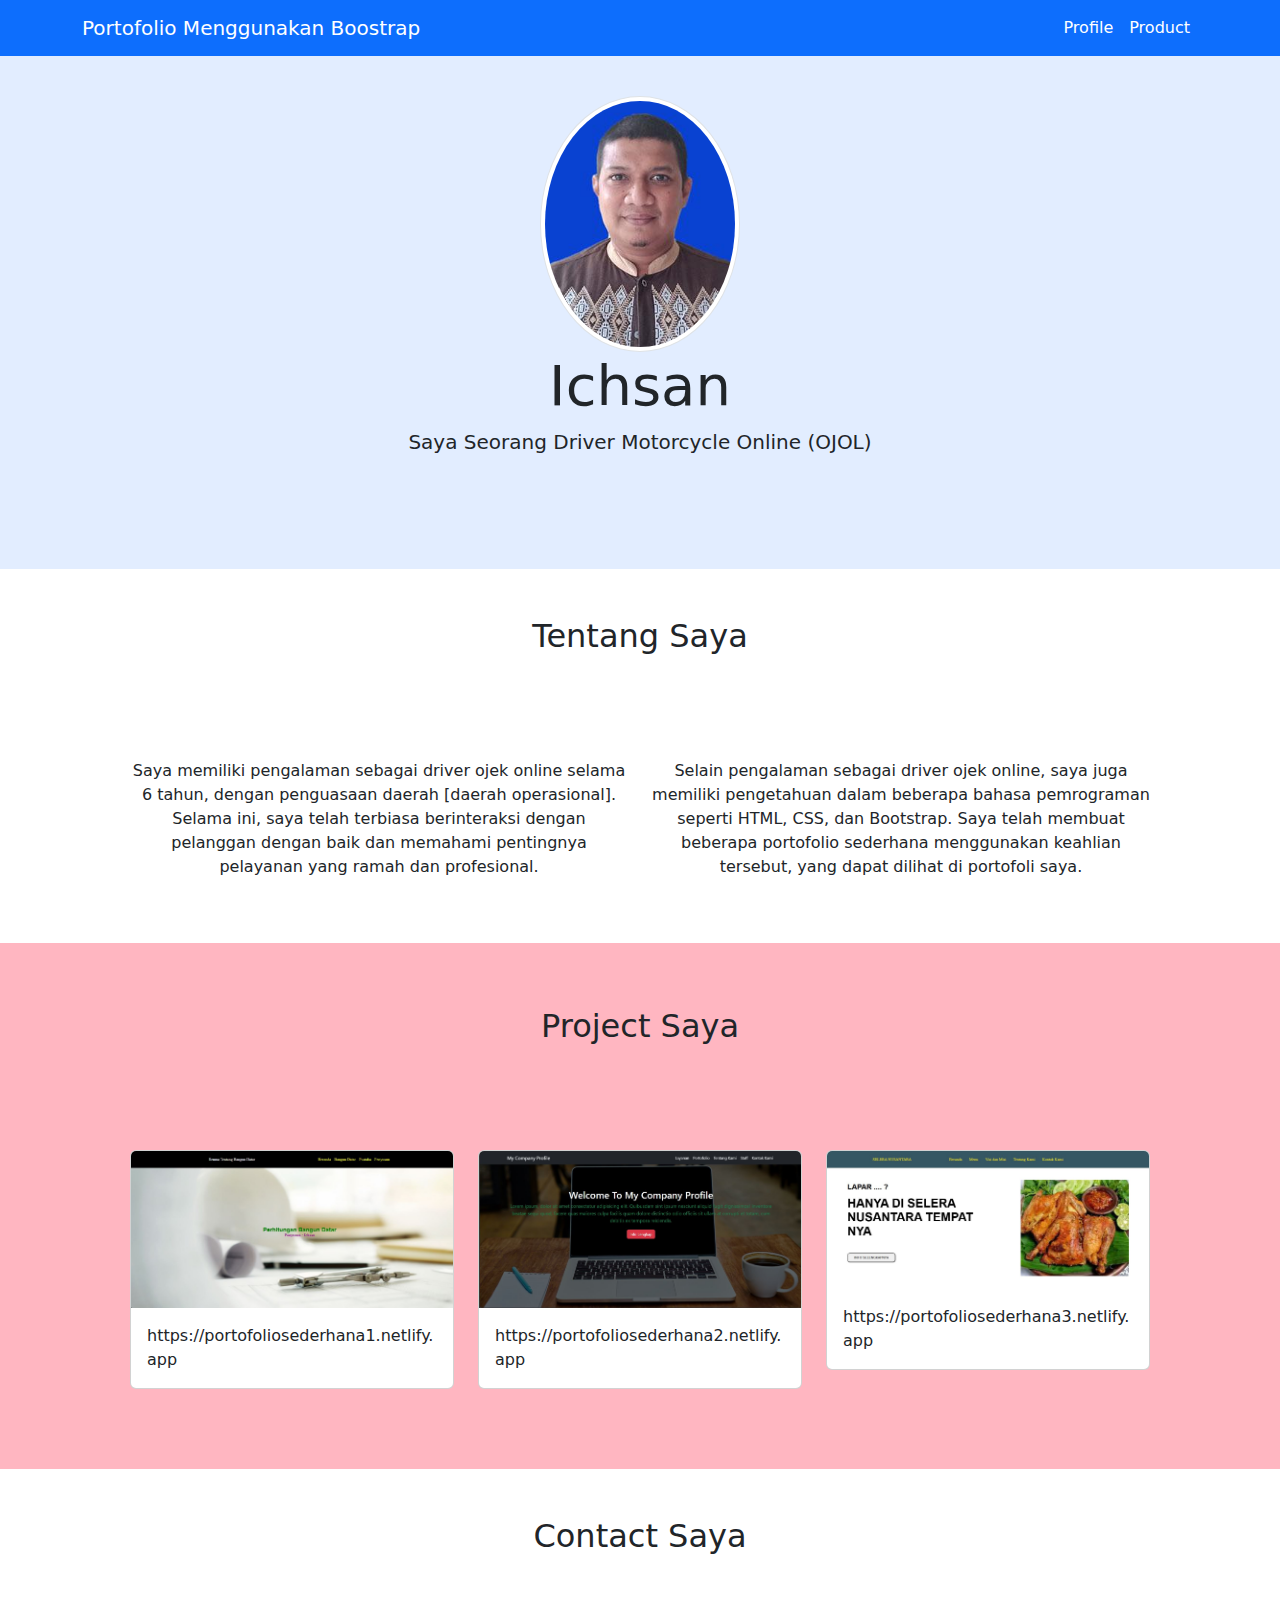
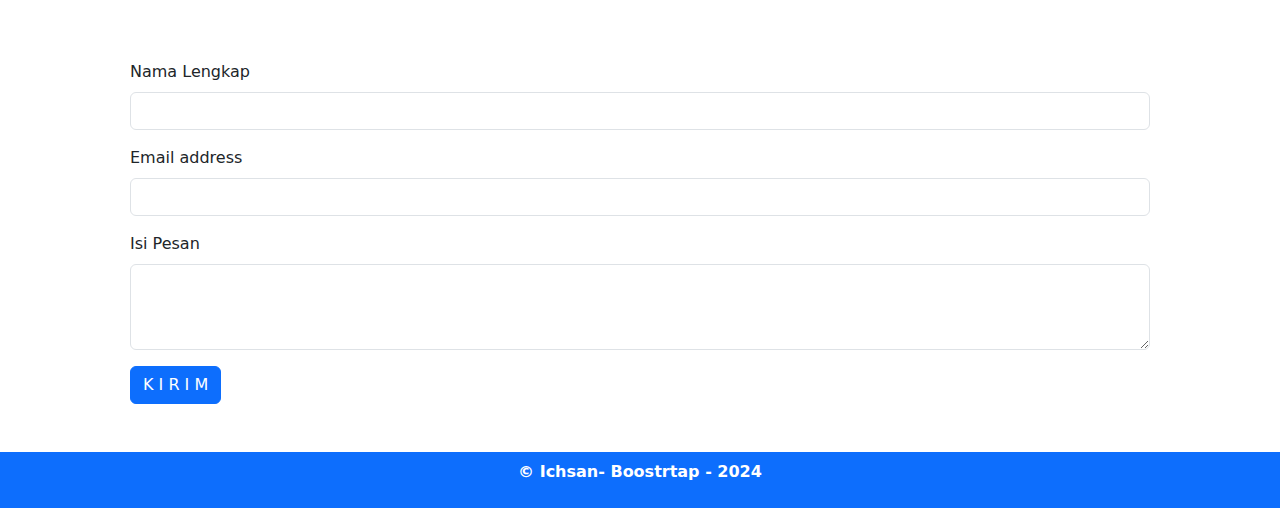
<file: sinau/Tugas_pertemuan_lima/index.html>
<!DOCTYPE html>
<html lang="en">
<head>
    <meta charset="UTF-8">
    <meta name="viewport" content="width=device-width, initial-scale=1.0">
    <title>Portofolio Boostrap</title>
    <link rel="stylesheet" href="bootstrap-5.3.3-dist/css/bootstrap.min.css">
    <link rel="stylesheet" href="style.css">
</head>
<body>
    
    <!-- NAVBAR-->
    <nav class="navbar navbar-expand-lg navbar-dark bg-primary fixed-top">
        <div class="container">
          <a class="navbar-brand" href="#">Portofolio Menggunakan Boostrap</a>
          <button class="navbar-toggler" type="button" data-bs-toggle="collapse" data-bs-target="#navbarNav" aria-controls="navbarNav" aria-expanded="false" aria-label="Toggle navigation">
            <span class="navbar-toggler-icon"></span>
          </button>
          <div class="collapse navbar-collapse" id="navbarNav">
            <ul class="navbar-nav ms-auto">
              <li class="nav-item">
                <a class="nav-link active" aria-current="page" href="#">Profile</a>
              </li>
              <li class="nav-item">
                <a class="nav-link active" aria-current="page" href="https://sukamahofficial.netlify.app">Product</a>
              </li>
            </ul>
          </div>
        </div>
      </nav>
      <!-- Akhir Navbar-->

      <!-- jumbotron -->

      <section class="jumbotron text-center">
        <img src="./img/my pic.jpeg" alt="Foto Ichsan" class="rounded-circle img-thumbnail">
        <h1 class="display-4">Ichsan</h1>
        <p class="lead">Saya Seorang Driver Motorcycle Online (OJOL)</p>
      </section>

      <!-- akhir jumbotron-->

      <!-- About-->

      <section id="about">
        <div class="container">
          <div class="row text-center">
            <div class="col">
              <h2>Tentang Saya</h2>
            </div>
          </div>
          <div class="row">
            <div class="col-md text-center">
              <p>Saya memiliki pengalaman sebagai driver ojek online selama 6 tahun, dengan penguasaan daerah [daerah operasional]. Selama ini, saya telah terbiasa berinteraksi dengan pelanggan
                 dengan baik dan memahami pentingnya pelayanan yang ramah dan profesional.</p>
            </div>
            <div class="col-md text-center">
              <p>Selain pengalaman sebagai driver ojek online, saya juga memiliki pengetahuan dalam beberapa bahasa pemrograman
                 seperti HTML, CSS, dan Bootstrap. Saya telah membuat beberapa portofolio 
                 sederhana menggunakan keahlian tersebut, yang dapat dilihat di portofoli saya.</p>
            </div>
          </div>
        </div>
      </section>


      <!-- Akhir about-->

      <!-- Project-->

      <section id="project">
        <div class="container">
          <div class="row text-center">
            <div class="col">
              <h2>Project Saya</h2>
            </div>
          </div>
          <div class="row">
            
            <div class="col-md-4 mb-3">
              <div class="card">
                <img src="./img/portofolio1.JPG" class="card-img-top" alt="Project Sederhana 1">
                <div class="card-body">
                  <p class="card-text">https://portofoliosederhana1.netlify.app</p>
                </div>
              </div>
            </div>

            <div class="col-md-4 mb-3">
              <div class="card">
                <img src="./img/portofolio2.JPG" class="card-img-top" alt="Project Sederhana 2">
                <div class="card-body">
                  <p class="card-text">https://portofoliosederhana2.netlify.app</p>
                </div>
              </div>
            </div>

          
            <div class="col-md-4 mb-3">
              <div class="card">
                <img src="./img/portofolio3.JPG" class="card-img-top" alt="Project Sederhana 3">
                <div class="card-body">
                  <p class="card-text">https://portofoliosederhana3.netlify.app</p>
                </div>
              </div>
            </div>

          </div>
        </div>
      </section>

      <!-- Akhir Project-->

      <!-- Contact -->

      <section id="contact">
        <div class="container">
          <div class="row text-center">
            <div class="col">
              <h2>Contact Saya</h2>
            </div>
          </div>
          <div class="row">
            <div class="col">
              <form>
                <div class="mb-3">
                   <label for="nama" class="form-label">Nama Lengkap</label>
                  <input type="text" class="form-control" id="ename" aria-describedby="emailHelp">
                 
                </div>

                <div class="mb-3">
                  <label for="email" class="form-label">Email address</label>
                  <input type="email" class="form-control" id="email" aria-describedby="emailHelp">
                </div>

                <div class="mb-3">
                  <label for="pesan" class="form-label">Isi Pesan</label>
                  <textarea class="form-control" id="pesan" rows="3"></textarea>
                </div>
          
                <button type="submit" class="btn btn-primary">K I R I M</button>
              </form>
            </div>
          </div>
        </div>
      </section>

      <!-- Akhir Contact -->

      <!-- footer-->

      <footer class="bg-primary text-center fw-bold p-2">
        <p class="text-white">&copy; Ichsan- Boostrtap - 2024</p>
      </footer>

      <!-- Akhir footer-->

<script src="bootstrap-5.3.3-dist/js/bootstrap.bundle.min.js"></script>
</body>
</html>
</file>
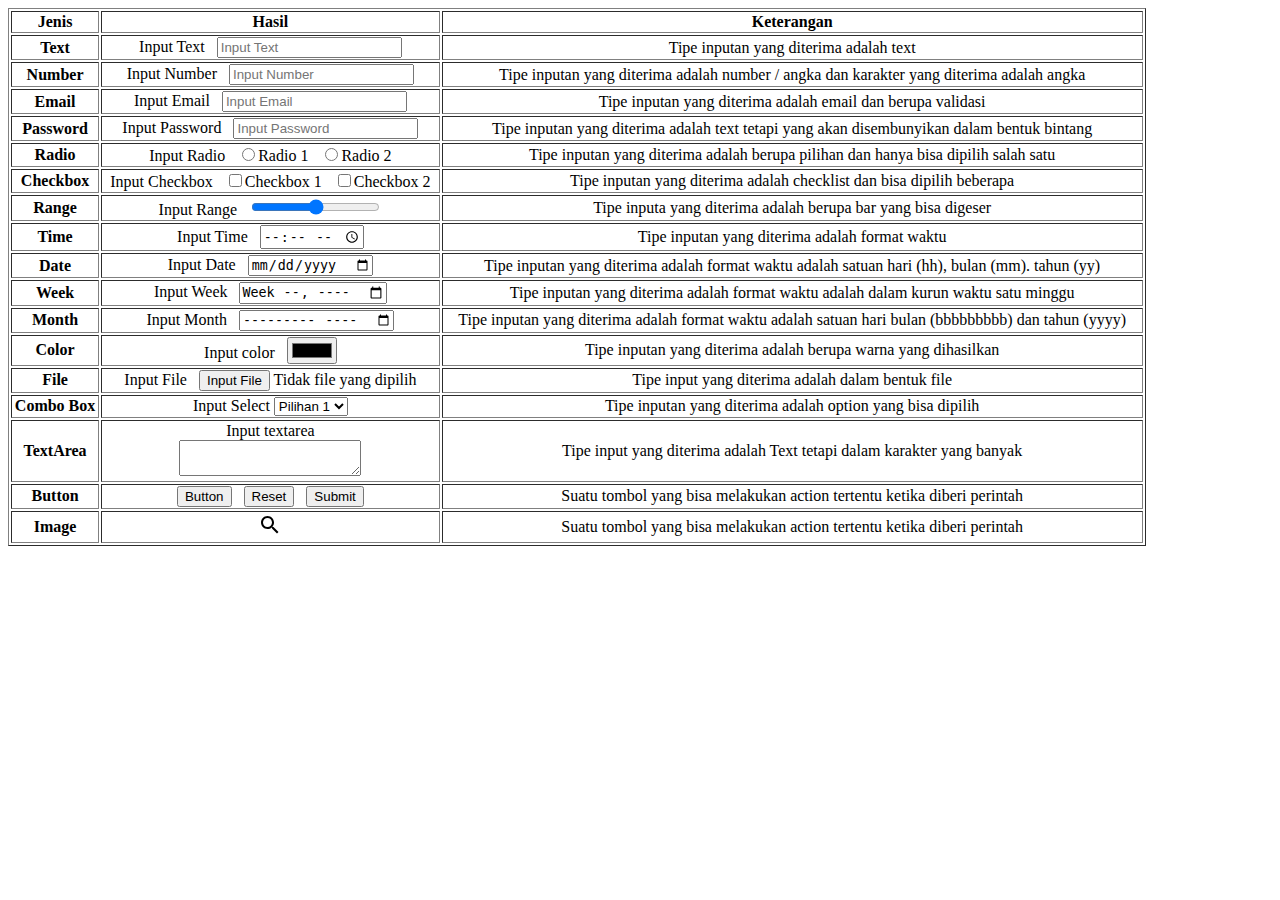
<file: sinau/Tugas_pertemuan_satu/Pertama/index.html>
<!DOCTYPE html>
<html lang="en">
<head>
    <meta charset="UTF-8">
    <meta name="viewport" content="width=device-width, initial-scale=1.0">
    <title>Tugas Pertemuan Pertama Sinau Koding</title>
   
</head>
<body>
    <table border="1"; width="90%";>
        <thead>
            <tr>
                <th>Jenis</th>
                <th>Hasil</th>
                <th>Keterangan</th>
            </tr>
        </thead>
        <tbody>
           <tr style="text-align: center;">
                <th>Text</th>
                <td>Input Text &nbsp; <input type="text" placeholder="Input Text"></td>
                <td>Tipe inputan yang diterima adalah text</td>
           </tr>
           <tr style="text-align: center;">
                <th>Number</th>
                <td>Input Number &nbsp; <input type="Number" pattern="[0-9]*" title="Masukkan hanya angka" placeholder="Input Number"></td>
                <td>Tipe inputan yang diterima adalah number / angka dan karakter yang diterima adalah angka</td>
           </tr>
           <tr style="text-align: center;">
                <th>Email</th>
                <td>Input Email &nbsp; <input type="text" placeholder="Input Email"></td>
                <td>Tipe inputan yang diterima adalah email dan berupa validasi</td>
            </tr>
            <tr style="text-align: center;">
                <th>Password</th>
                <td>Input Password &nbsp; <input type="password" placeholder="Input Password"></td>
                <td>Tipe inputan yang diterima adalah text tetapi yang akan disembunyikan dalam bentuk bintang</td>               
            </tr>
            <tr style="text-align: center;">
                <th>Radio</th>
                <td>Input Radio &nbsp; <input type="radio" name="radio" value="1">Radio 1 &nbsp; <input type="radio" name="radio" value="2">Radio 2</td>
                <td>Tipe inputan yang diterima adalah berupa pilihan dan hanya bisa dipilih salah satu</td>
            </tr>            
            <tr style="text-align: center;">
                <th>Checkbox</th>
                <td>Input Checkbox &nbsp; <input type="checkbox" name="chkpilihan" value="1">Checkbox 1 &nbsp; <input type="checkbox" name="chkpilihan" value="2">Checkbox 2</td>
                <td>Tipe inputan yang diterima adalah checklist dan bisa dipilih beberapa</td>
            </tr>
            <tr style="text-align: center;">
                <th>Range</th>
                <td>Input Range &nbsp; <input type="range" style="color: blue;"></td>
                <td>Tipe inputa yang diterima adalah berupa bar yang bisa digeser</td>
            </tr>
            <tr style="text-align: center;">
                <th>Time</th>
                <td>Input Time &nbsp; <input type="time" name="waktusoal" id="waktusoal"></td>
                <td>Tipe inputan yang diterima adalah format waktu</td>
            </tr>
            <tr style="text-align: center;">
                <th>Date</th>
                <td>Input Date &nbsp; <input type="date" name="tanggalsoal" id="tanggalsoal"></td>
                <td>Tipe inputan yang diterima adalah format waktu adalah satuan hari (hh), bulan (mm). tahun (yy)</td>
            </tr>
            <tr style="text-align: center;">
                <th>Week</th>
                <td>Input Week &nbsp; <input type="week" name="Minggusoal" id="Minggusoal"></td>
                <td>Tipe inputan yang diterima adalah format waktu adalah dalam kurun waktu satu minggu</td>
            </tr>
            <tr style="text-align: center;">
                <th>Month</th>
                <td>Input Month &nbsp; <input type="month" name="Bulansoal" id="Bulansoal"></td>
                <td>Tipe inputan yang diterima adalah format waktu adalah satuan hari bulan (bbbbbbbbb) dan tahun (yyyy)</td>
            </tr>
            <tr style="text-align: center;">
                <th>Color</th>
                <td>Input color &nbsp; <input type="color" name="warnasoal" id="warnasoal"></td>
                <td>Tipe inputan yang diterima adalah berupa warna yang dihasilkan</td>
            </tr>
            <tr style="text-align: center;">
                <th>File</th>
                <td>Input File &nbsp; <button>Input File</button>  Tidak file yang dipilih</td>
                <td>Tipe input yang diterima adalah dalam bentuk file</td>
            </tr>
            <tr style="text-align: center;">
                <th>Combo Box</th>
                <td>Input Select <select id="pilihan">
                    <option value="nilai1">Pilihan 1</option>
                    <option value="nilai2">Pilihan 2</option>
                    <option value="nilai3">Pilihan 3</option>
                    <option value="nilai4">Pilihan 4</option>
                  </select></td>
                <td>Tipe inputan yang diterima adalah option yang bisa dipilih</td>
            </tr>
            <tr style="text-align: center;">
                <th>TextArea</th>
                <td>Input  textarea <br> <textarea name="" id=""></textarea></td>
                <td>Tipe input yang diterima adalah Text tetapi dalam karakter yang banyak</td>
            </tr>
            <tr style="text-align: center;">
                <th>Button</th>
                <td><button class="btn">Button</button> &nbsp; <button class="btnreset">Reset</button> &nbsp; <button class="btnsubmit">Submit</button></td>
                <td>Suatu tombol yang bisa melakukan action tertentu ketika diberi perintah</td>
            </tr>
            <tr style="text-align: center;">
                <th>Image</th>
                <td><svg xmlns="http://www.w3.org/2000/svg" width="24" height="24" viewBox="0 0 24 24">
                    <path d="M15.5 14h-.79l-.28-.27C15.41 12.59 16 11.11 16 9.5 16 5.91 13.09 3 9.5 3S3 5.91 3 9.5 5.91 16 9.5 16c1.61 0 3.09-.59 4.23-1.57l.27.28v.79l5 4.99L20.49 19l-4.99-5zm-6 0C7.01 14 5 11.99 5 9.5S7.01 5 9.5 5 14 7.01 14 9.5 11.99 14 9.5 14z"/>
                    <path d="M0 0h24v24H0z" fill="none"/>
                  </svg></td>
                <td>Suatu tombol yang bisa melakukan action tertentu ketika diberi perintah</td>
            </tr>
        </tbody>
    </table>
</body>
</html>
</file>
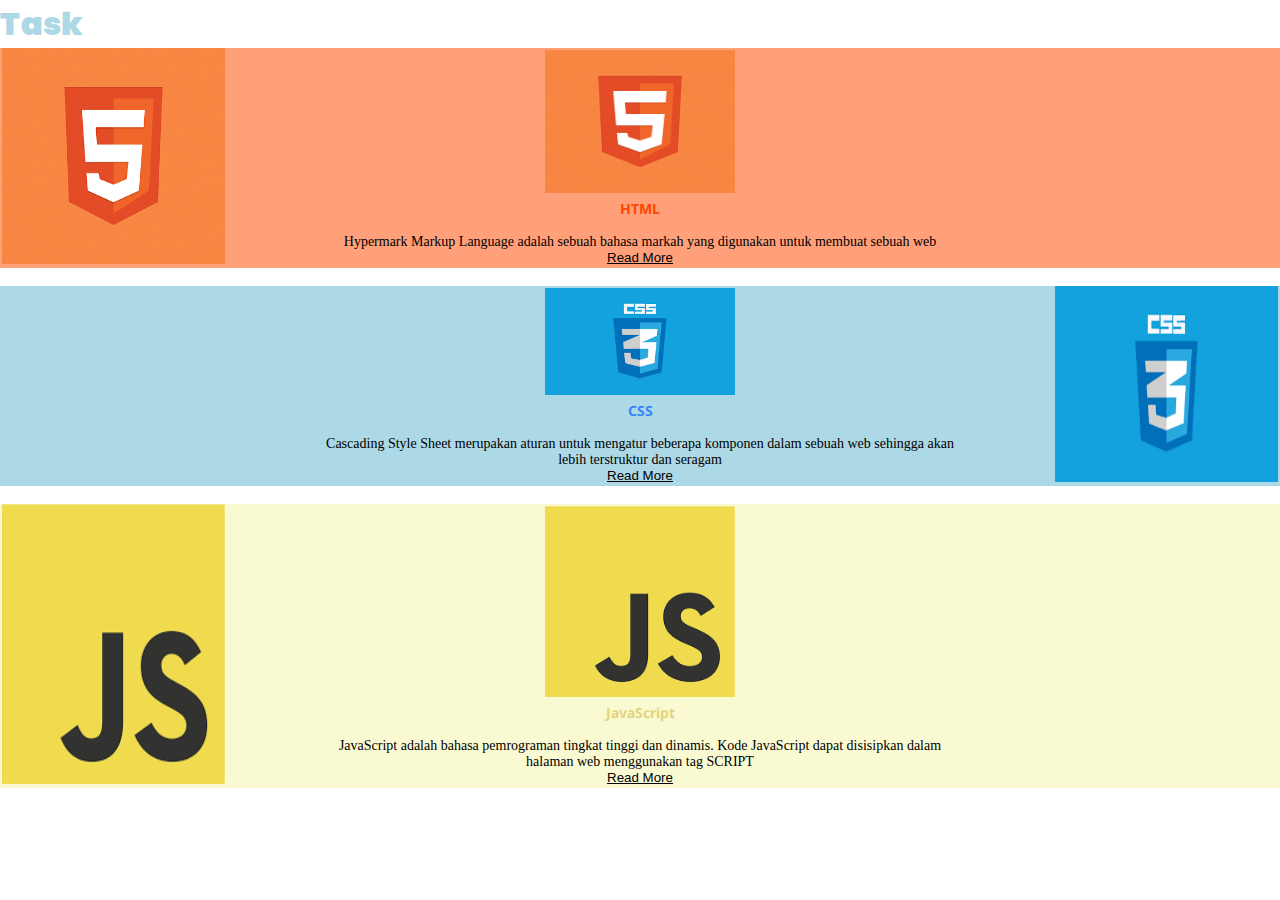
<file: sinau/Tugas_pertemuan_kedua/kedua.html>
<!DOCTYPE html>
<html lang="en">
<head>
    <meta charset="UTF-8">
    <meta name="viewport" content="width=device-width, initial-scale=1.0">
    <title>Tugas ke dua CSS-SinauKoding</title>
    <link rel="stylesheet" href="kedua.css">

    <!--Judul kontent-->
    <link rel="preconnect" href="https://fonts.googleapis.com">
    <link rel="preconnect" href="https://fonts.gstatic.com" crossorigin>
    <link href="https://fonts.googleapis.com/css2?family=Poppins:ital,wght@0,100;0,200;0,300;0,400;0,500;0,600;0,700;0,800;0,900;1,100;1,200;1,300;1,400;1,500;1,600;1,700;1,800;1,900&display=swap" rel="stylesheet">

    <!--isi kontent-->
    <link rel="preconnect" href="https://fonts.googleapis.com">
    <link rel="preconnect" href="https://fonts.gstatic.com" crossorigin>
    <link href="https://fonts.googleapis.com/css2?family=Noto+Sans:ital,wght@0,100..900;1,100..900&display=swap" rel="stylesheet">


</head>
<body>
    <p class="task">Task</p>

    <!--- tabel pertama-->
    <table class="tbl-pertama">
        <tr>
            <td rowspan="3" class="left-item"><img src="./html.png" alt="Ini logo HTML utama bagian samping" class="gambar-samping"></td>
            <td rowspan="2" class="center-item"><img src="./html.png" alt="Ini logo HTML utama bagian atas" class="gambar-tengah"></td>
            <td rowspan="3" class="right-item"></td>
        </tr>
        <tr class="center-item">
           
        
          
        </tr>
        <tr class="right-item">
           
            <td class="text-content">
                <h3 class="Judul-pertama">HTML</h3> <br>
                <p>Hypermark Markup Language adalah sebuah bahasa markah yang digunakan untuk membuat sebuah web</p>
                <button class="btn-readmore"><a href="#">Read More</a></button>
            </td>
           
        </tr>
    </table>
    
    <br>

    <!-- tabel kedua -->

    <table class="tbl-kedua">           
        <tr>
            <td rowspan="3" class="left-item"></td>
            <td rowspan="2" class="center-item"><img src="./CSS.png" alt="Ini logo CSS utama bagian atas" class="gambar-tengah"></td>
            <td rowspan="3" class="right-item"><img src="./CSS.png" alt="Ini logo CSS utama bagian samping kanan" class="gambar-kanan"></td>
        </tr>
        <tr class="center-item">
            
           
          
        </tr>
        <tr class="right-item">
           
            <td class="text-content">
                <h3 class="Judul-kedua">CSS</h3> <br>
                <p>Cascading Style Sheet merupakan aturan untuk mengatur beberapa komponen dalam sebuah web sehingga akan lebih terstruktur dan seragam</p>
                <button class="btn-readmore"><a href="#">Read More</a></button>
            </td>
           
        </tr>
    </table>

    <br>

    <!-- tabel ketiga -->

    <table class="tbl-ketiga">     
        <tr>
            <td rowspan="3" class="left-item"><img src="./js.png" alt="Ini logo JS utama bagian samping" class="gambar-samping"></td>
            <td rowspan="2" class="center-item"><img src="./js.png" alt="Ini logo jS utama bagian atas" class="gambar-tengah"></td>
            <td rowspan="3" class="right-item"></td>
        </tr>
        <tr class="center-item">
            
           
          
        </tr>
        <tr class="right-item">
           
            <td class="text-content">
                <h3 class="Judul-ketiga">JavaScript</h3><br>
                <p>JavaScript adalah bahasa pemrograman tingkat tinggi dan dinamis. Kode JavaScript dapat disisipkan dalam halaman web menggunakan tag <span id="item-script">script</span></p>
                <button class="btn-readmore"><a href="#">Read More</a></button>
            </td>
           
        </tr>
    </table>
</body>
</html>
</file>
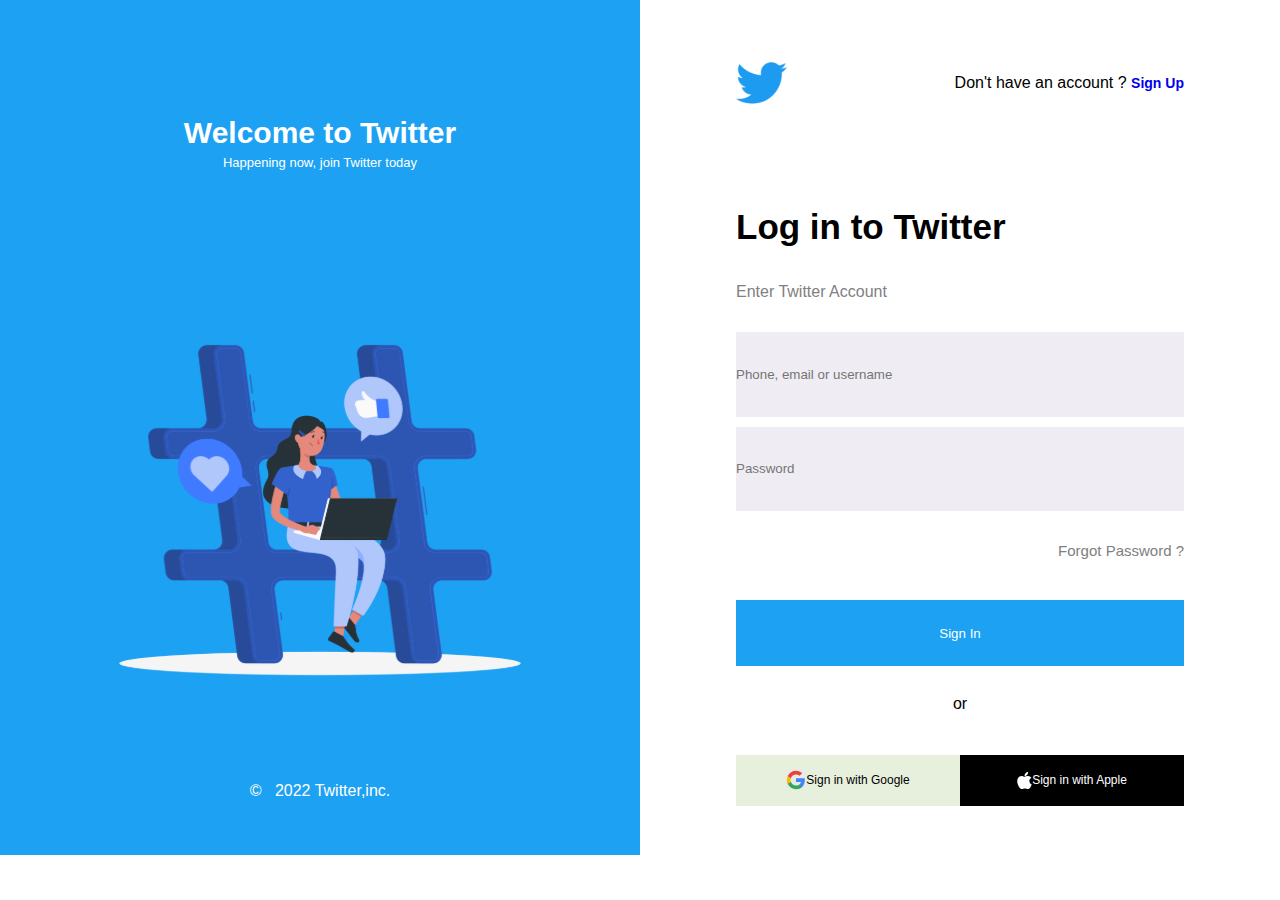
<file: sinau/Tugas_pertemuan_tiga/ketiga/ketiga.html>
<!DOCTYPE html>
<html lang="en">
<head>
    <meta charset="UTF-8">
    <meta name="viewport" content="width=device-width, initial-scale=1.0">
    <title>Tugas Sinau Koding Ketiga</title>
    <link rel="stylesheet" href="style.css">
</head>
<body>
    <div class="main-container">
        <div class="banner-content">
            <div class="main-text">
                <div class="judul-item">
                    <p class="main-judul"> Welcome to Twitter</p>
                    <p class="keterangan">Happening now, join Twitter today</p>
                </div>
            </div>
            <div class="main-banner">
                <img src="./Asset/Ilustrator.svg" alt="Gambar Illustrator">
            </div>
            <div class="main-footer-banner">
                <p>&copy; &nbsp; 2022 Twitter,inc.</p>
            </div>
        </div>
        <div class="login-content">
                <div class="main-title-logo">
                    <div class="left-main-title-logo">
                        <img src="./Asset/Logo Twitter.svg" alt="ini adalah logo twotter">
                    </div>
                    <div class="right-main-title-logo">
                        <p>Don't have an account ? <label for="lblketerangan" class="lblketerangan"><a href="#">Sign Up</a></label> </p>
                    </div>
                </div>
                <div class="keterangan-logo">
                    <p>Log in to Twitter</p>
                </div>
                <div class="inputan-login">
                    <div class="col1">
                        <p>Enter Twitter Account</p>
                    </div>
                    <div class="col2">
                        <input type="text" class="identify" placeholder="Phone, email or username">
                    </div>
                    <div class="col3">
                        <input type="text" class="password" placeholder="Password">
                    </div>
                    <div class="col4">
                        <p><a href="#">Forgot Password ?</a></p>
                    </div>
                    <div class="col5">
                        <button>Sign In</button>
                    </div>
                    <div class="col6">
                        <p>or</p>
                    </div>
                </div>
                <div class="footer-login-content">
                    <div class="left-footer">
                        <img src="./Asset/Logo Google.svg" alt="ini adalah logo google"> Sign in with Google
                    </div>
                    <div class="right-footer">
                        <img src="./Asset/Logo Apple.svg" alt="ini adalah logo Apple">Sign in with Apple
                    </div>
                </div>
        </div>
    </div>
</body>
</html>
</file>
<file: sinau/Tugas_pertemuan_lima/style.css>
.jumbotron
{
    padding: 2rem 1rem;
    background-color: #e2edff;
    padding:6rem;
}
img
{
    width: 200px;
}
.row
{
  padding: 3rem;
}
#project
{
  background-color: lightpink;
  padding: 1rem;
}
</file>
<file: sinau/Tugas_pertemuan_kedua/kedua.css>
*
{
    margin: 0;
    padding: 0;
}
.task
{
    font-family: "Poppins", sans-serif;
    font-weight:900;
    font-size:32px;
    color:lightblue;
}
table
{
    width: 100%;
    height: 150px;
}
.tbl-pertama
{
    background-color: #ffa07a;
}
.tbl-kedua
{
    background-color: #add8e6;
}
.tbl-ketiga
{
    background-color: #fafad2;
}
table .left-item
{
    width: 25%;
    height: 100%;
    text-align: left;
}
.gambar-samping
{
    width: 70%;
    height: 100%;
}
table .center-item
{
    width: 505;
    height: 100%;
    text-align: center;
}
.gambar-tengah
{
    width: 30%;
    height: 705;
}
table .right-item
{
    width: 25%;
    height: 100%;
    text-align: right;
}
.gambar-kanan
{
    width: 70%;
    height: 100%;
}    
.text-content
{
    text-align: center;
    font-size: 14px;
}
.btn-readmore
{
    background: transparent;
    border: none;
}
a
{
    color: black;
}
#item-script
{
    text-transform: uppercase;
}
.Judul-pertama
{
    color: #ff4500;
    font-family: "Noto Sans", sans-serif;
    font-style: normal;
    font-size:14px;
}
.Judul-kedua
{
    color: #3b84fa;
    font-family: "Noto Sans", sans-serif;
    font-style: normal;
    font-size:14px;
}
.Judul-ketiga
{
    color: #e4d47b;
    font-family: "Noto Sans", sans-serif;
    font-style: normal;
    font-size:14px;
}
</file>
<file: sinau/Tugas_pertemuan_tiga/ketiga/style.css>
*
{
    margin: 0;
    padding: 0;
    font-family: Arial, Helvetica, sans-serif;
    box-sizing: border-box;
    text-decoration: none;
}
.main-container
{
    max-width: 100%;
    height: 95vh;
    /*border: 1px solid;*/
    display: flex;
    align-items: center;
    justify-content: center;
}
.banner-content, .login-content
{
    width: 50%;
    height: 100%;
    display: flex;
    flex-direction: column;
    /*border: 1px solid red;*/
}

/* === untuk sebelah kiri === */

.banner-content
{
    background-color: #1da1f2;
}
.main-text
{
    width: 100%;
    height: 30%;
    /*border: 1px solid;*/
    display: flex;
    align-items: center;
    justify-content: center;
}
.keterangan
{
    font-size: 13px;
}
.judul-item
{
    /*border: 1px solid;*/
    width: 70%;
    height: 70%;
    display: flex;
    align-items: center;
    justify-content: center;
    flex-direction: column;
    color: white;
}
.main-judul
{
    font-size: 30px;
    font-weight: 900;
    padding: 30px 0 5px 0;
}
.main-banner
{
    width: 100%;
    height: 55%;
    /*border: 1px solid blue;*/
    display: flex;
    align-items: center;
    justify-content: center;
}
.main-banner img
{
    width: 140%;
    height: 110%;
}
.main-footer-banner
{
    width: 100%;
    height: 15%;
    /*border: 1px solid yellow;*/
    display: flex;
    align-items: center;
    justify-content: center;
}
.main-footer-banner p
{
    color: white;
}

/* ==== untuk sebelah kanan ==== */

.login-content
{
    width: 50%;
    /*border: 7px solid;*/
    display: flex;
    align-items: center;
    justify-content: center;
    gap: 10px;
}
.main-title-logo, .keterangan-logo
{
    /*border: 1px solid red;*/
    width: 70%;
    height: 12%;
}
.main-title-logo
{
    display: flex;
    align-items: center;
    justify-content: center;
}
.left-main-title-logo
{
    width: 15%;
    height: 100%;
    /*border: 1px solid;*/
    display: flex;
    align-items: center;
    justify-content: lwft;
}
.right-main-title-logo
{
    width: 85%;
    height: 100%;
    /*border: 1px solid;*/
    display: flex;
    align-items: center;
    justify-content: right;
}
.lblketerangan
{
    color: lightblue;
    font-weight: bold;
    font-size: 14px;
}
.keterangan-logo
{
    display: flex;
    align-items: last baseline;
    justify-content: last baseline;
}
.keterangan-logo p
{
    font-weight: bold;
    font-size: 35px;
}
.inputan-login
{
    /*border: 1px solid green;*/
    width: 70%;
    height: 55%;
}
.footer-login-content
{
    /*border: 1px solid blue;*/
    width: 70%;
    height: 10%;
    display: flex;
    align-items: center;
    justify-content: center;
}
.col1
{
    width: 100%;
    height: 15%;
    /*border: 1px solid;*/
    display: flex;
    align-items: center;
    justify-content: left;
}
.col1 p
{
    color: gray;
}
.col2, .col3, .col5
{
    /*border: 1px solid blue;*/
    width: 100%;
    height: 20%;
    display: flex;
    align-items: center;
    justify-content: center;
}
.col4
{
    width: 100%;
    height: 15%;
    /*border: 1px solid red;*/
    display: flex;
    align-items: center;
    justify-content: right;
}
.col4 p a
{
    color: gray;
    font-size: 15px;
    cursor: pointer;
}
.col2 input, .col3 input
{
    width: 100%;
    height: 90%;
    background-color: #efedf3;
    border:none;
    outline: none;
}
.col5 button
{
    width: 100%;
    height: 70%;
    border: none;
    background-color: #1da1f2;
    color: white;
}
.col6
{
    width: 100%;
    height: 10%;
    display: flex;
    align-items: center;
    justify-content: center;
}
.left-footer,.right-footer
{
    /*border: 1px solid;*/
    width: 50%;
    height: 60%;
    display: flex;
    align-items: center;
    justify-content: center;
    font-size: 12px;
}
.left-footer img
{
    width: 20px;
    height: 90%;
}
.right-footer img
{
    width: 15px;
    height: 80%;
}
.left-footer
{
    background-color: #E7F0DC;
}
.right-footer
{
    background-color: black;
    color: white;
    z-index: -3;
}
</file>
